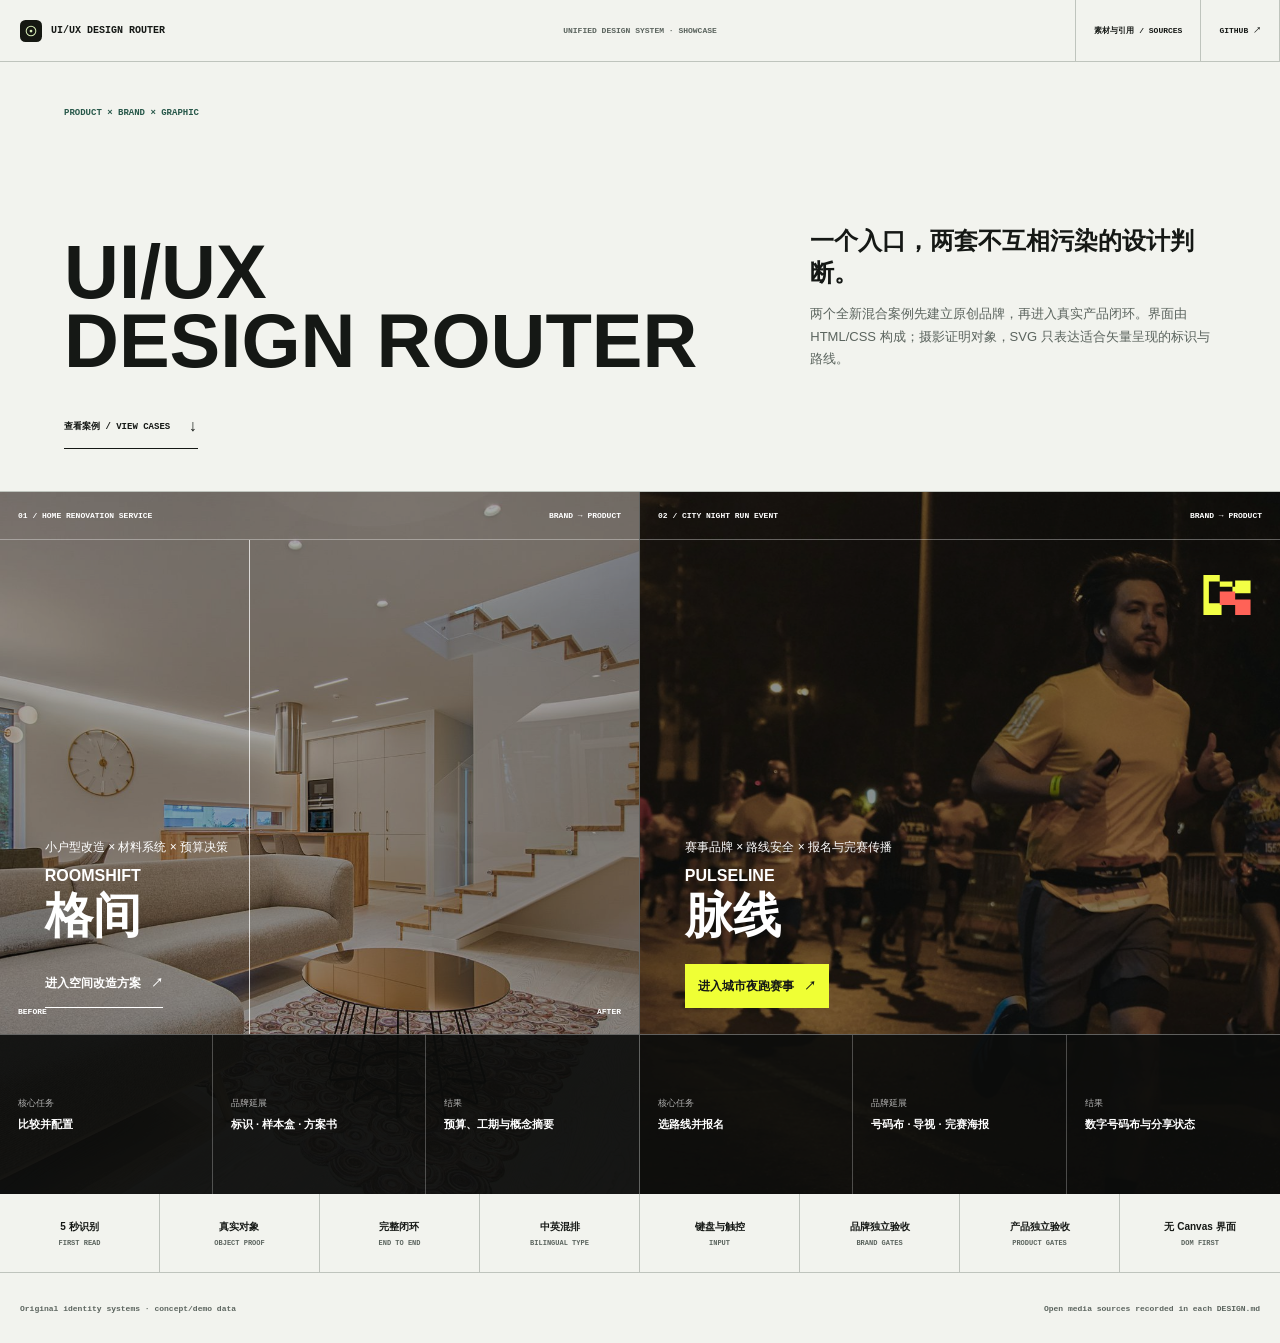
<file: showcase/index.html>
<!doctype html>
<html lang="zh-CN">
  <head>
    <meta charset="utf-8" />
    <meta name="viewport" content="width=device-width, initial-scale=1" />
    <meta name="theme-color" content="#f2f3ee" />
    <meta name="description" content="UI/UX Design Router 复合设计案例：ROOMSHIFT 小户型改造与 PULSELINE 城市夜跑。" />
    <link rel="icon" href="./favicon.svg" />
    <link rel="preload" as="image" href="./roomshift/assets/room-after.jpg" />
    <link rel="preload" as="image" href="./pulseline/assets/city-night-run.jpg" />
    <title>UI/UX Design Router - Mixed design showcase</title>
    <link rel="stylesheet" href="./showcase.css?v=3" />
  </head>
  <body>
    <header class="site-header">
      <a href="https://github.com/HachikoJ/ui-ux-design-router" aria-label="打开 UI/UX Design Router GitHub 仓库">
        <img src="./favicon.svg" width="22" height="22" alt="" />
        <span>UI/UX DESIGN ROUTER</span>
      </a>
      <p>UNIFIED DESIGN SYSTEM · SHOWCASE</p>
      <nav aria-label="项目链接">
        <a href="https://github.com/HachikoJ/ui-ux-design-router/blob/main/ACKNOWLEDGMENTS.md">素材与引用 / SOURCES</a>
        <a href="https://github.com/HachikoJ/ui-ux-design-router">GITHUB ↗</a>
      </nav>
    </header>

    <main>
      <section class="intro" aria-labelledby="page-title">
        <p class="intro-index">PRODUCT × BRAND × GRAPHIC</p>
        <h1 id="page-title">UI/UX<br />DESIGN ROUTER</h1>
        <div class="intro-copy">
          <strong>一个入口，两套不互相污染的设计判断。</strong>
          <p>两个全新混合案例先建立原创品牌，再进入真实产品闭环。界面由 HTML/CSS 构成；摄影证明对象，SVG 只表达适合矢量呈现的标识与路线。</p>
        </div>
        <a class="intro-link" href="#cases">查看案例 / VIEW CASES <span>↓</span></a>
      </section>

      <section class="case-grid" id="cases" aria-label="复合跨领域案例">
        <a class="case-tile roomshift-tile" href="./roomshift/index.html">
          <img src="./roomshift/assets/room-after.jpg" width="1800" height="1157" alt="ROOMSHIFT 客餐厅改造概念场景" />
          <div class="tile-shade" aria-hidden="true"></div>
          <div class="tile-topline"><span>01 / HOME RENOVATION SERVICE</span><span>BRAND → PRODUCT</span></div>
          <div class="comparison-mark" aria-hidden="true"><i></i><b>BEFORE</b><em>AFTER</em></div>
          <div class="tile-copy">
            <p>小户型改造 × 材料系统 × 预算决策</p>
            <h2><span lang="en">ROOMSHIFT</span> 格间</h2>
            <strong>进入空间改造方案 <span aria-hidden="true">↗</span></strong>
          </div>
          <dl class="tile-facts">
            <div><dt>核心任务</dt><dd>比较并配置</dd></div>
            <div><dt>品牌延展</dt><dd>标识 · 样本盒 · 方案书</dd></div>
            <div><dt>结果</dt><dd>预算、工期与概念摘要</dd></div>
          </dl>
        </a>

        <a class="case-tile pulseline-tile" href="./pulseline/index.html">
          <img src="./pulseline/assets/city-night-run.jpg" width="1800" height="1013" alt="PULSELINE 城市夜跑概念赛事场景" />
          <div class="tile-shade" aria-hidden="true"></div>
          <div class="tile-topline"><span>02 / CITY NIGHT RUN EVENT</span><span>BRAND → PRODUCT</span></div>
          <img class="event-mark" src="./pulseline/pulseline-mark.svg" width="58" height="58" alt="" />
          <div class="tile-copy">
            <p>赛事品牌 × 路线安全 × 报名与完赛传播</p>
            <h2><span lang="en">PULSELINE</span> 脉线</h2>
            <strong>进入城市夜跑赛事 <span aria-hidden="true">↗</span></strong>
          </div>
          <dl class="tile-facts">
            <div><dt>核心任务</dt><dd>选路线并报名</dd></div>
            <div><dt>品牌延展</dt><dd>号码布 · 导视 · 完赛海报</dd></div>
            <div><dt>结果</dt><dd>数字号码布与分享状态</dd></div>
          </dl>
        </a>
      </section>

      <section class="acceptance-strip" aria-label="案例验收维度">
        <span>5 秒识别<small>FIRST READ</small></span>
        <span>真实对象<small>OBJECT PROOF</small></span>
        <span>完整闭环<small>END TO END</small></span>
        <span>中英混排<small>BILINGUAL TYPE</small></span>
        <span>键盘与触控<small>INPUT</small></span>
        <span>品牌独立验收<small>BRAND GATES</small></span>
        <span>产品独立验收<small>PRODUCT GATES</small></span>
        <span>无 Canvas 界面<small>DOM FIRST</small></span>
      </section>
    </main>

    <footer class="site-footer">
      <span>Original identity systems · concept/demo data</span>
      <span>Open media sources recorded in each DESIGN.md</span>
    </footer>
  </body>
</html>
</file>
<file: showcase/showcase.css>
:root {
  --ink: #151815;
  --paper: #f2f3ee;
  --line: #bfc4bd;
  --muted: #5b645e;
  --green: #28584a;
  --signal: #efff35;
  --focus: #126cdb;
}

* { box-sizing: border-box; }
html { scroll-behavior: smooth; background: var(--paper); }
body { margin: 0; min-width: 320px; color: var(--ink); background: var(--paper); font-family: "Noto Sans SC", "Source Han Sans SC", "PingFang SC", "Microsoft YaHei", Arial, sans-serif; letter-spacing: 0; }
a { color: inherit; text-decoration: none; }
img { display: block; max-width: 100%; }
a:focus-visible { outline: 3px solid var(--focus); outline-offset: 3px; }

.site-header { min-height: 62px; display: grid; grid-template-columns: 1fr auto 1fr; align-items: center; border-bottom: 1px solid var(--line); }
.site-header > a { min-height: 61px; width: fit-content; display: inline-flex; align-items: center; gap: 9px; padding: 0 20px; font: 750 10px ui-monospace, SFMono-Regular, Menlo, monospace; }
.site-header > p { margin: 0; color: var(--muted); font: 650 8px ui-monospace, SFMono-Regular, Menlo, monospace; }
.site-header nav { justify-self: end; min-height: 61px; display: flex; align-items: stretch; border-left: 1px solid var(--line); }
.site-header nav a { display: grid; place-items: center; padding: 0 18px; border-right: 1px solid var(--line); font: 650 8px ui-monospace, SFMono-Regular, Menlo, monospace; }
.site-header nav a:hover { color: white; background: var(--ink); }

.intro { min-height: 430px; display: grid; grid-template-columns: minmax(0, 1.25fr) minmax(280px, .75fr); grid-template-rows: auto 1fr auto; column-gap: 70px; align-items: end; padding: 46px clamp(20px, 5vw, 76px) 42px; border-bottom: 1px solid var(--line); }
.intro-index { grid-column: 1 / -1; align-self: start; margin: 0; color: var(--green); font: 750 9px ui-monospace, SFMono-Regular, Menlo, monospace; }
.intro h1 { margin: 0; font-family: Arial, Helvetica, sans-serif; font-size: 76px; line-height: .9; font-weight: 900; letter-spacing: 0; }
.intro-copy { align-self: end; max-width: 500px; padding-bottom: 4px; }
.intro-copy strong { display: block; margin-bottom: 13px; font-family: "Songti SC", "STSong", Georgia, serif; font-size: 24px; line-height: 1.35; }
.intro-copy p { margin: 0; color: var(--muted); font-size: 13px; line-height: 1.75; }
.intro-link { grid-column: 1 / -1; width: fit-content; min-height: 44px; display: inline-flex; align-items: center; gap: 18px; margin-top: 30px; border-bottom: 1px solid var(--ink); font: 700 9px ui-monospace, SFMono-Regular, Menlo, monospace; }
.intro-link span { font-size: 16px; }

.case-grid { display: grid; grid-template-columns: 1fr 1fr; background: var(--ink); }
.case-tile { position: relative; min-width: 0; height: min(760px, 78svh); min-height: 620px; overflow: hidden; color: white; border-right: 1px solid rgba(255,255,255,.32); }
.case-tile:last-child { border-right: 0; }
.case-tile > img:not(.event-mark) { position: absolute; inset: 0; width: 100%; height: 100%; object-fit: cover; transition: transform .5s ease; }
.case-tile:hover > img:not(.event-mark) { transform: scale(1.025); }
.roomshift-tile > img { object-position: 54% center; }
.pulseline-tile > img { object-position: 52% center; }
.tile-shade { position: absolute; inset: 0; background: rgba(10, 12, 10, .43); }
.roomshift-tile .tile-shade { background: rgba(16, 20, 17, .37); }
.tile-topline { position: absolute; z-index: 2; left: 0; right: 0; top: 0; min-height: 48px; display: flex; align-items: center; justify-content: space-between; gap: 16px; padding: 0 18px; border-bottom: 1px solid rgba(255,255,255,.34); font: 700 8px ui-monospace, SFMono-Regular, Menlo, monospace; }
.comparison-mark { position: absolute; z-index: 2; inset: 48px 0 160px; pointer-events: none; }
.comparison-mark i { position: absolute; left: 39%; top: 0; bottom: 0; width: 1px; background: rgba(255,255,255,.74); }
.comparison-mark b, .comparison-mark em { position: absolute; bottom: 18px; font: 700 8px ui-monospace, monospace; font-style: normal; }
.comparison-mark b { left: 18px; }
.comparison-mark em { right: 18px; }
.event-mark { position: absolute; z-index: 2; right: 24px; top: 74px; width: 58px; height: 58px; }
.tile-copy { position: absolute; z-index: 3; left: 0; right: 0; bottom: 160px; padding: 26px clamp(20px, 3.5vw, 52px); }
.tile-copy p { margin: 0 0 12px; font-size: 12px; }
.tile-copy h2 { margin: 0 0 24px; font-family: "Songti SC", "STSong", Georgia, serif; font-size: 48px; line-height: 1; }
.tile-copy h2 span { display: block; margin-bottom: 8px; font-family: Arial, Helvetica, sans-serif; font-size: 16px; font-weight: 850; }
.pulseline-tile .tile-copy h2 { font-family: Arial, Helvetica, sans-serif; font-weight: 900; }
.tile-copy strong { min-height: 44px; display: inline-flex; align-items: center; gap: 10px; padding-bottom: 5px; border-bottom: 1px solid white; font-size: 12px; }
.tile-facts { position: absolute; z-index: 3; left: 0; right: 0; bottom: 0; min-height: 160px; display: grid; grid-template-columns: repeat(3, 1fr); margin: 0; background: rgba(11, 13, 11, .91); border-top: 1px solid rgba(255,255,255,.34); }
.tile-facts div { min-width: 0; display: grid; align-content: center; gap: 7px; padding: 16px 18px; border-right: 1px solid rgba(255,255,255,.26); }
.tile-facts div:last-child { border-right: 0; }
.tile-facts dt { color: rgba(255,255,255,.68); font-size: 9px; }
.tile-facts dd { margin: 0; font-size: 11px; line-height: 1.45; font-weight: 650; }
.pulseline-tile .tile-copy strong { color: var(--ink); padding: 0 13px; border: 0; background: var(--signal); }

.acceptance-strip { display: grid; grid-template-columns: repeat(8, 1fr); border-bottom: 1px solid var(--line); }
.acceptance-strip span { min-height: 78px; display: grid; place-content: center; gap: 5px; padding: 10px; text-align: center; border-right: 1px solid var(--line); font-size: 10px; font-weight: 700; }
.acceptance-strip span:last-child { border-right: 0; }
.acceptance-strip small { color: var(--muted); font: 650 7px ui-monospace, monospace; }
.site-footer { min-height: 70px; display: flex; align-items: center; justify-content: space-between; gap: 18px; padding: 0 20px; color: var(--muted); font: 650 8px ui-monospace, monospace; }

@media (max-width: 1000px) {
  .site-header { grid-template-columns: 1fr auto; }
  .site-header > p { display: none; }
  .intro { grid-template-columns: 1fr; }
  .intro-copy { margin-top: 30px; }
  .case-grid { grid-template-columns: 1fr; }
  .case-tile { border-right: 0; border-bottom: 1px solid rgba(255,255,255,.32); }
  .acceptance-strip { grid-template-columns: repeat(4, 1fr); }
  .acceptance-strip span:nth-child(4n) { border-right: 0; }
  .acceptance-strip span:nth-child(-n+4) { border-bottom: 1px solid var(--line); }
}

@media (max-width: 640px) {
  .site-header > a { padding-left: 12px; }
  .site-header nav a:first-child { display: none; }
  .intro { min-height: 430px; padding: 38px 18px 32px; }
  .intro h1 { font-size: 50px; }
  .intro-copy strong { font-size: 21px; }
  .case-tile { height: 78svh; min-height: 610px; }
  .tile-topline { align-items: flex-start; flex-direction: column; justify-content: center; gap: 3px; }
  .tile-copy { bottom: 172px; padding: 24px 18px; }
  .tile-copy h2 { font-size: 40px; }
  .tile-facts { min-height: 172px; grid-template-columns: 1fr 1fr; }
  .tile-facts div { padding: 10px 12px; }
  .tile-facts div:nth-child(3) { grid-column: 1 / -1; border-top: 1px solid rgba(255,255,255,.26); border-right: 0; }
  .comparison-mark { bottom: 172px; }
  .acceptance-strip { grid-template-columns: 1fr 1fr; }
  .acceptance-strip span:nth-child(even) { border-right: 0; }
  .acceptance-strip span { border-bottom: 1px solid var(--line); }
  .site-footer { align-items: flex-start; flex-direction: column; justify-content: center; padding: 18px; }
}

@media (prefers-reduced-motion: reduce) {
  html { scroll-behavior: auto; }
  *, *::before, *::after { animation-duration: .01ms !important; transition-duration: .01ms !important; }
}
</file>
